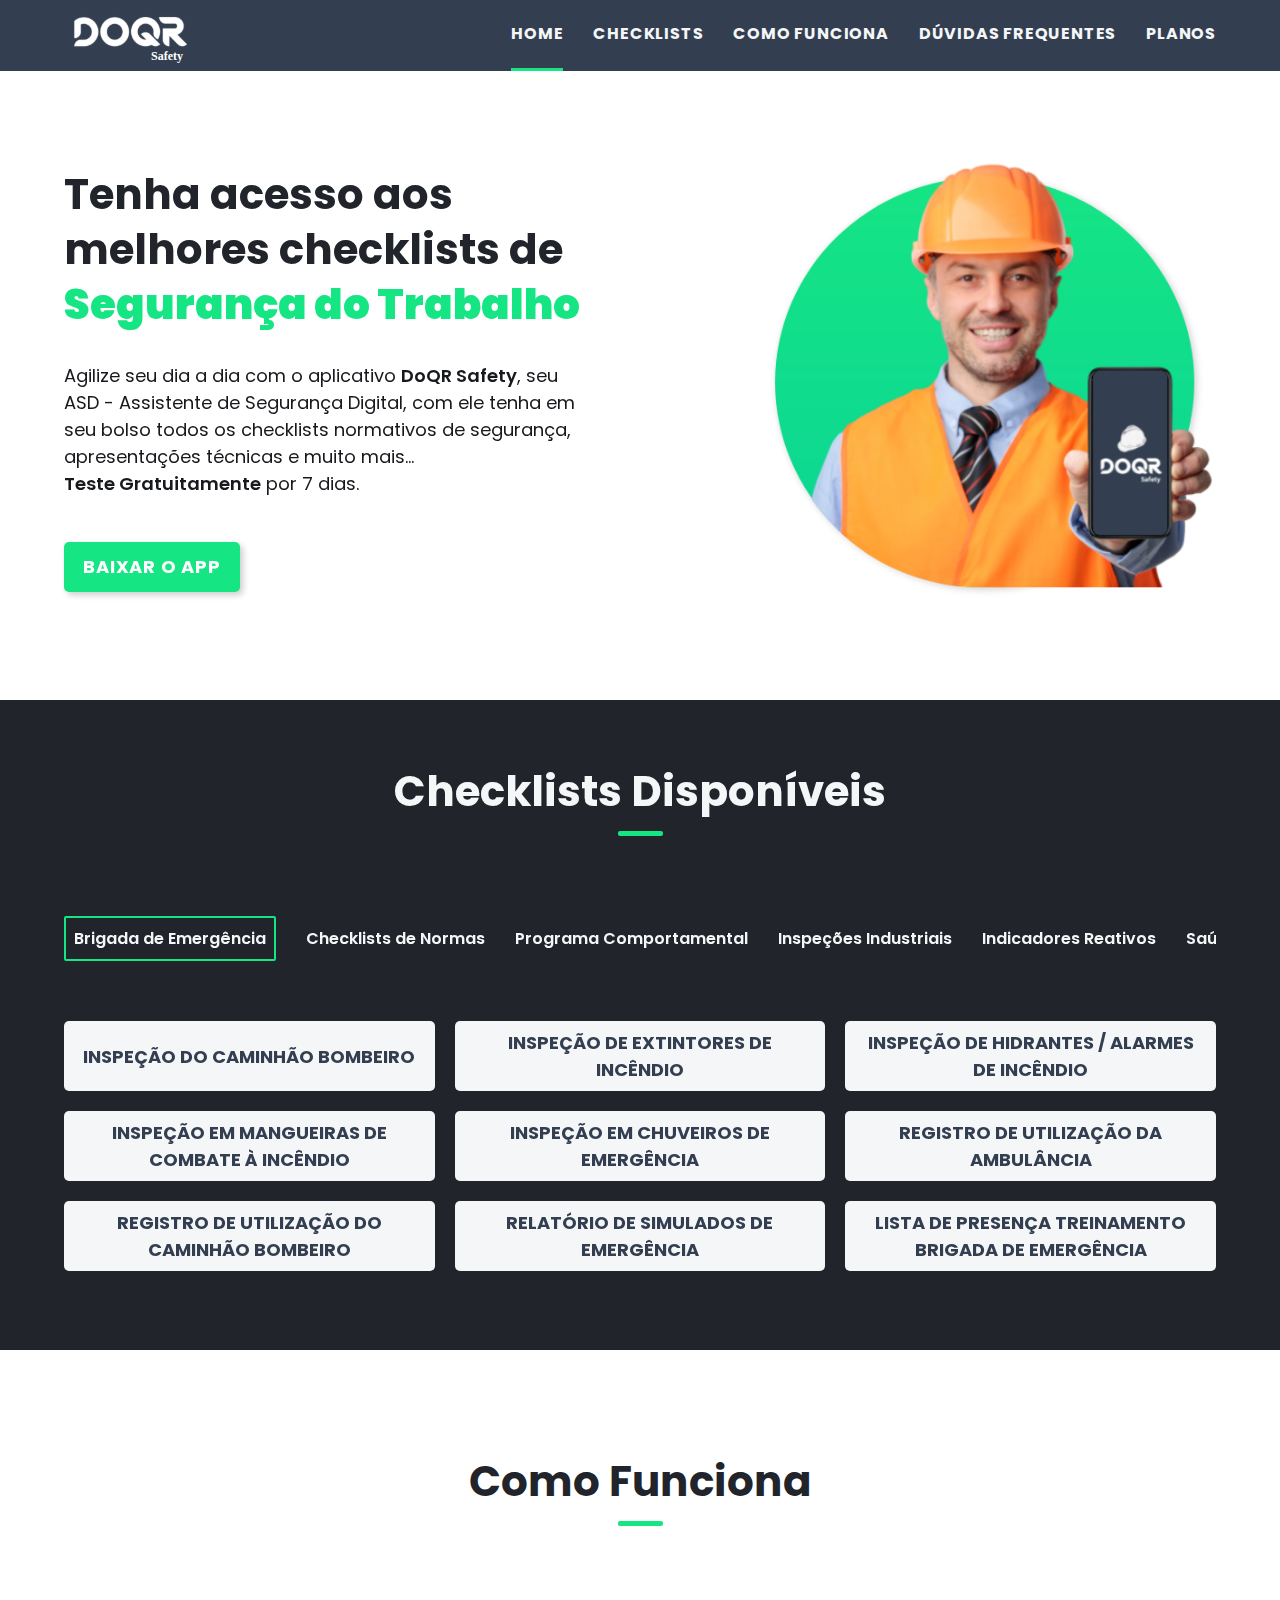
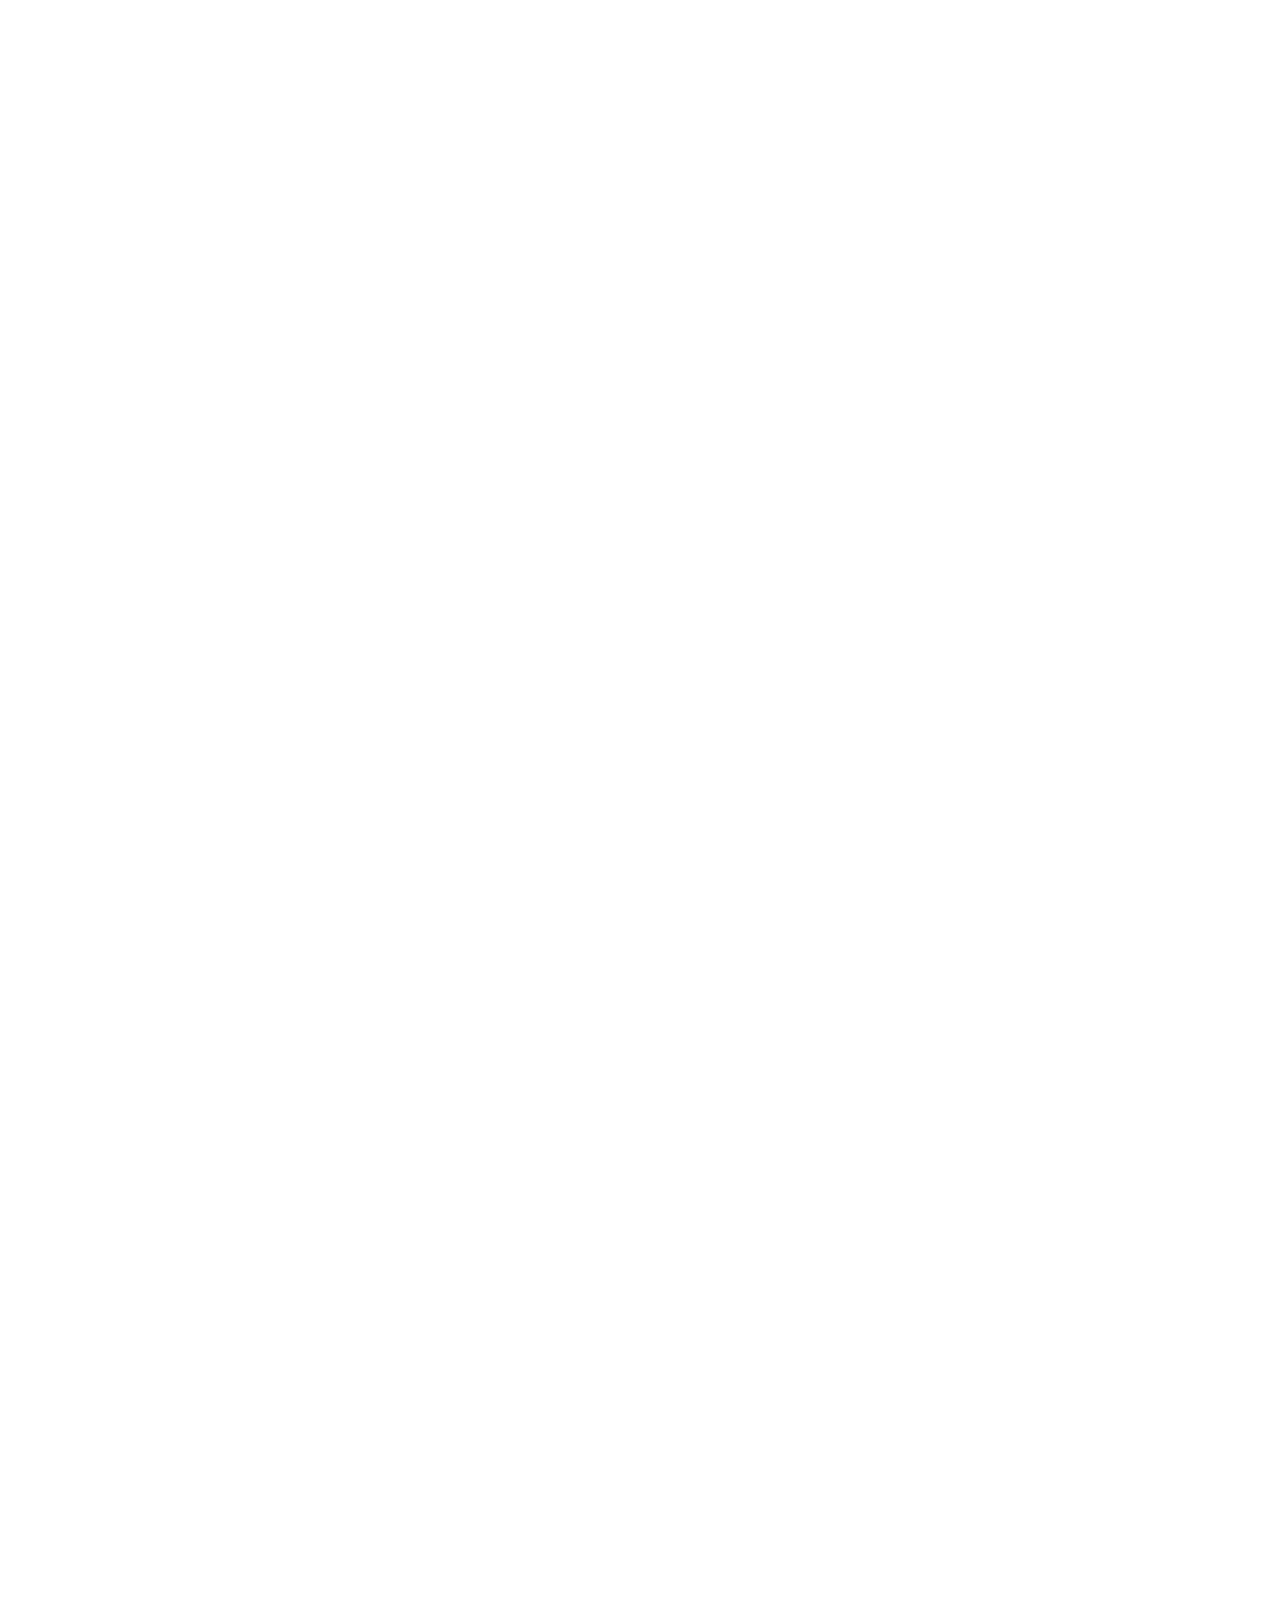
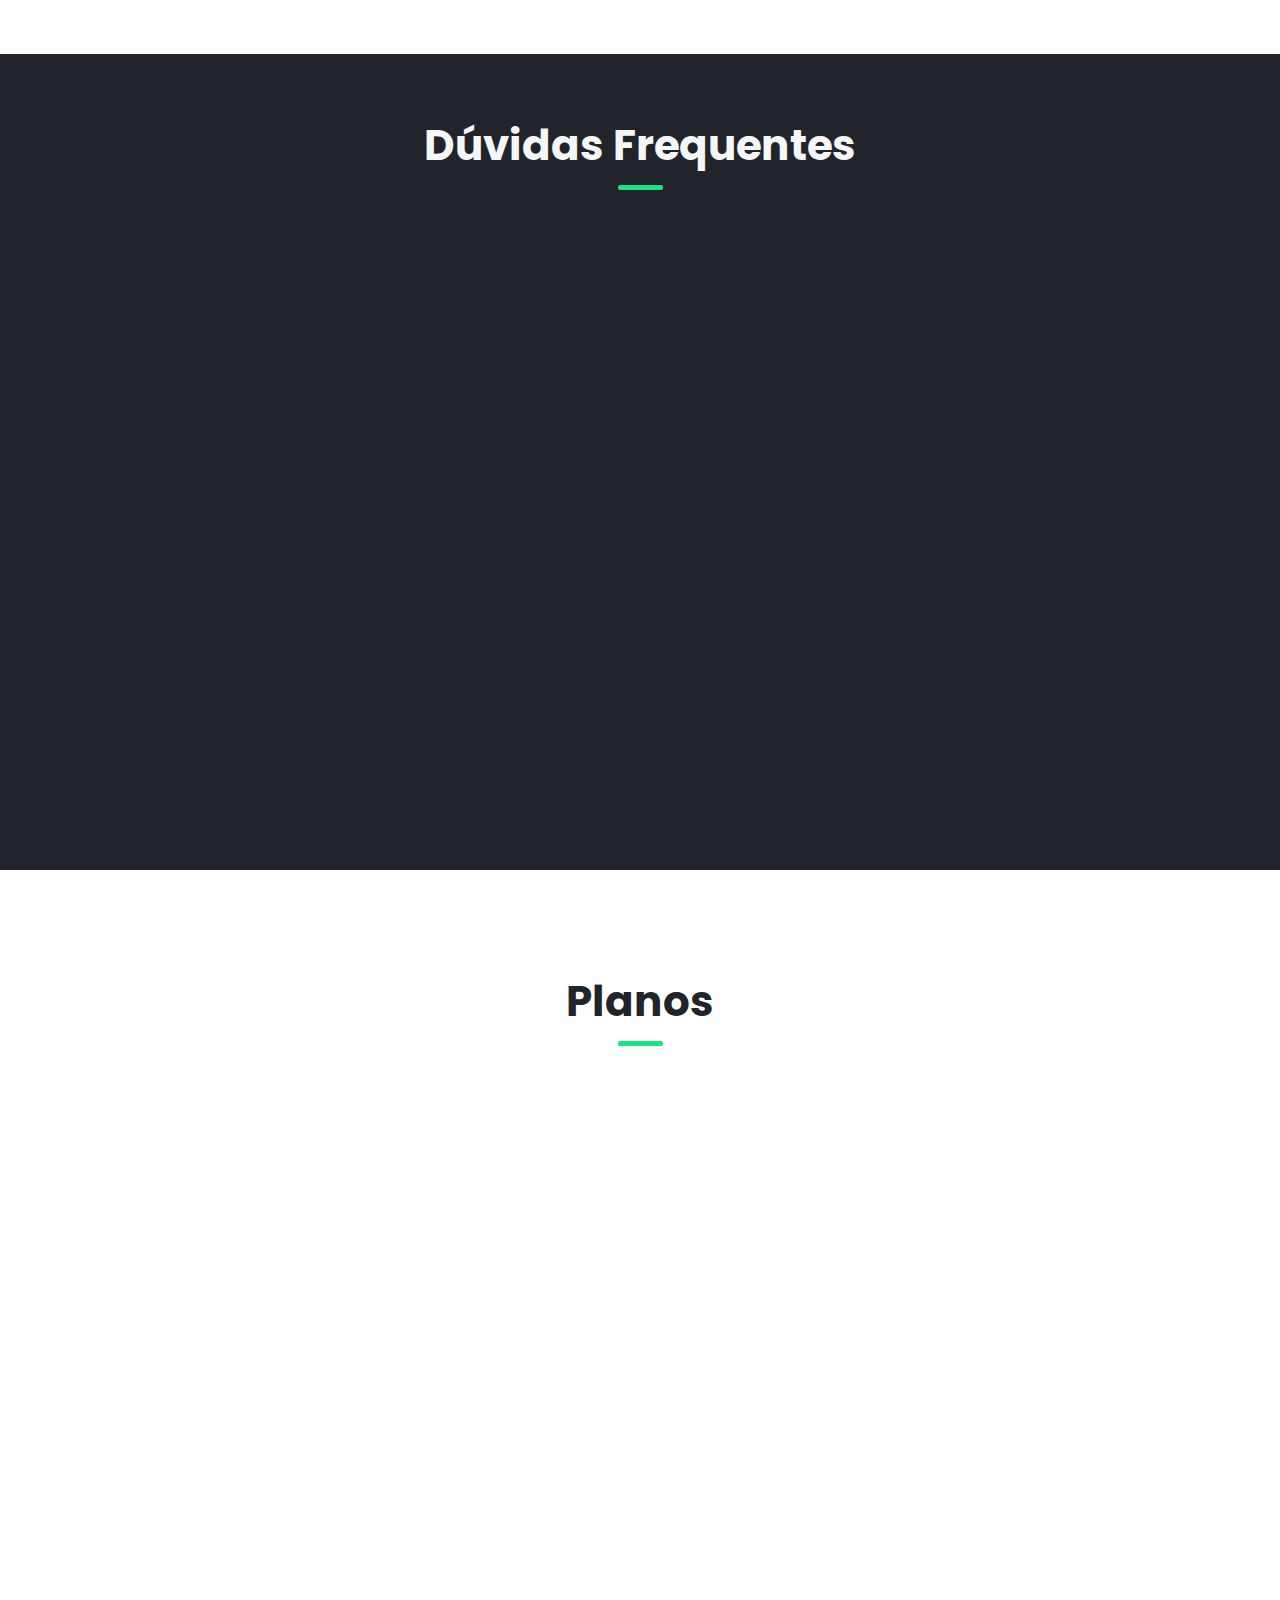
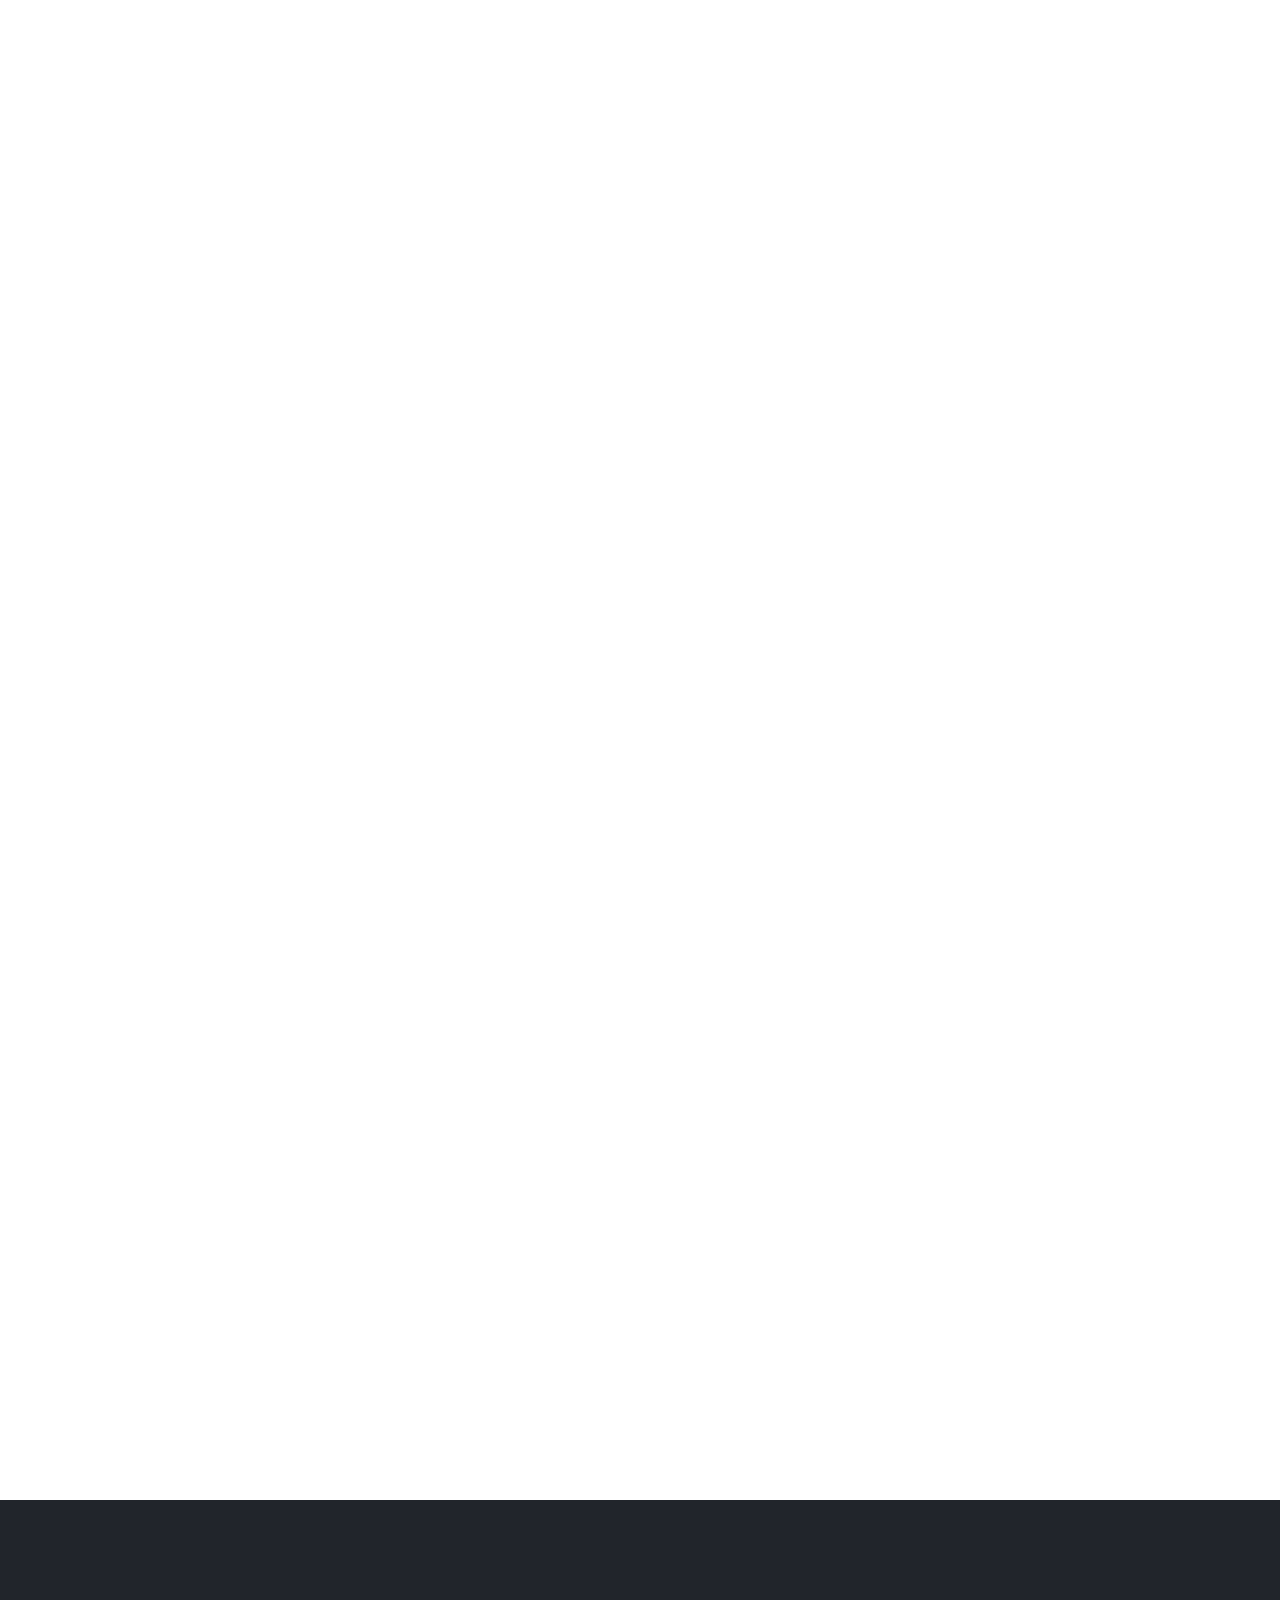
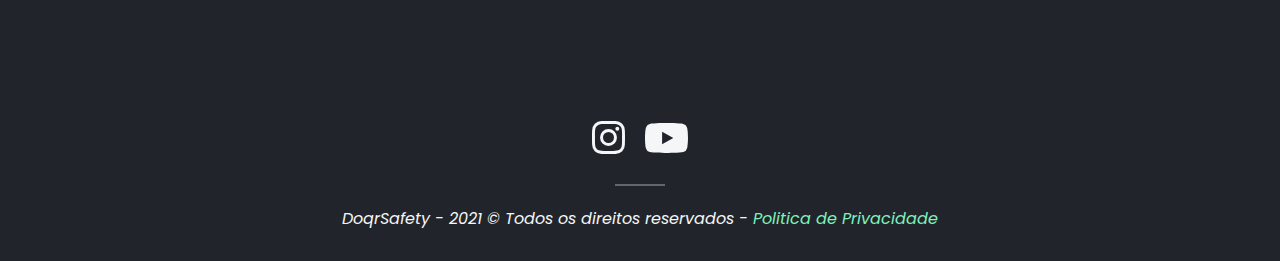
<file: index.html>
<!DOCTYPE html>
<html lang="pt-BR">
  <head>
    <meta charset="UTF-8" />
    <meta http-equiv="X-UA-Compatible" content="IE=edge" />
    <meta name="viewport" content="width=device-width, initial-scale=1.0" />
    <meta
      name="description"
      content="Aplicativo para celular que tem os melhores Checklists de Segurança do Trabalho"
    />
    <meta
      name="keywords"
      content="Checklists, segurança do trabalho, app segurança do trabalho, aplicativo de segurança do trabalho, 
      checklists de segurança do trabalho, formulários de segurança do trabalho"
    />
    <meta name="author" content="DoqrSafety" />

    <link rel="preconnect" href="https://fonts.googleapis.com" />
    <link rel="preconnect" href="https://fonts.gstatic.com" crossorigin />
    <link
      href="https://fonts.googleapis.com/css2?family=Poppins:ital,wght@0,400;0,600;0,700;1,400&display=swap"
      rel="stylesheet"
    />

    <link rel="shortcut icon" href="favicon.png" type="image/x-icon" />
    <link rel="stylesheet" href="style.css" />
    <title>DoqrSafety | Checklists de Segurança do Trabalho</title>
  </head>
  <body>
    <header class="header">
      <div class="mainContainer menu">
        <a href="#home">
          <img
            src="./assets/logoDoqrSafety.svg"
            alt="Logo DoqrSafety"
            href="#home"
            class="logo"
          />
        </a>

        <nav class="menuMobile">
          <button class="btnMenuMobile" aria-haspopup="true">
            Menu
            <span class="iconHamburguer"></span>
          </button>

          <ul>
            <li class="home"><a href="#home">Home</a></li>
            <li class="checklists"><a href="#checklists">Checklists</a></li>
            <li class="comoFunciona">
              <a href="#comoFunciona">Como Funciona</a>
            </li>
            <li class="faq"><a href="#faq">Dúvidas Frequentes</a></li>
            <li class="planos"><a href="#planos">Planos</a></li>
          </ul>
        </nav>
      </div>
    </header>

    <main class="mainContainer" id="home" data-section>
      <div class="homeContent" data-anime="left">
        <h1>
          Tenha acesso aos melhores checklists de
          <strong>Segurança do Trabalho</strong>
        </h1>
        <p>
          Agilize seu dia a dia com o aplicativo <span>DoQR Safety</span>, seu
          ASD - Assistente de Segurança Digital, com ele tenha em seu bolso
          todos os checklists normativos de segurança, apresentações técnicas e
          muito mais... <br />
          <span>Teste Gratuitamente</span> por 7 dias.
        </p>
        <button class="mainButton" data-btnModal>Baixar o APP</button>
      </div>

      <img
        src="./assets/tecnicoPrincipalComfundo.png"
        alt="Engenheiro de segurança do trabalho segurando um Celular com o app DoqrSafety"
        data-anime="right"
      />
    </main>

    <section id="checklists" data-section>
      <div class="mainContainer" data-anime="top">
        <h2 class="titleWhite">Checklists Disponíveis</h2>

        <ul class="checklistListaTitle">
          <li>Brigada de Emergência</li>
          <li>Checklists de Normas</li>
          <li>Programa Comportamental</li>
          <li>Inspeções Industriais</li>
          <li>Indicadores Reativos</li>
          <li>Saúde</li>
          <li>Ficha de EPIs</li>
          <li>Auditoria 5s</li>
        </ul>

        <ul class="checklistsListaContent">
          <li>INSPEÇÃO do caminhão bombeiro</li>
          <li>INSPEÇÃO DE EXTINTORES DE INCÊNDIO</li>
          <li>INSPEÇÃO DE HIDRANTES / ALARMES DE INCÊNDIO</li>
          <li>INSPEÇÃO EM MANGUEIRAS DE COMBATE À INCÊNDIO</li>
          <li>INSPEÇÃO EM CHUVEIROS DE EMERGÊNCIA</li>
          <li>REGISTRO DE UTILIZAÇÃO DA AMBULÂNCIA</li>
          <li>REGISTRO DE UTILIZAÇÃO DO CAMINHÃO BOMBEIRO</li>
          <li>RELATÓRIO DE SIMULADOS DE EMERGÊNCIA</li>
          <li>LISTA DE PRESENÇA TREINAMENTO BRIGADA DE EMERGÊNCIA</li>
        </ul>
        <ul class="checklistsListaContent">
          <li>NR10 - SEGURANÇA EM INSTALAÇÕES E SERVIÇOS EM ELETRICIDADE</li>
          <li>NR-12 - SEGURANÇA NO TRABALHO EM MÁQUINAS E EQUIPAMENTOS</li>
          <li>NR-13 - CALDEIRAS E VASOS DE PRESSÃO</li>
          <li>NR-17 - ERGONOMIA</li>
          <li>NR-31 - SEGURANÇA E SAÚDE DO TRABALHO NO CAMPO</li>
        </ul>
        <ul class="checklistsListaContent">
          <li>DDS DIGITAL</li>
          <li>ABORDAGENS COMPORTAMENTAIS</li>
          <li>SAFETY TOUR</li>
          <li>
            INSPEÇÕES EM FERRAMENTAS
            <small>(LIXADEIRA, MÁQUINA DE SOLDA, CINTO DE SEGURANÇA)</small>
          </li>
        </ul>
        <ul class="checklistsListaContent">
          <li>AUDITORIA NORMATIVA INDUSTRIAL</li>
          <li>AUDITORIA NORMATIVA AGRÍCOLA</li>
          <li>LIBERAÇÃO DE TRABALHO DE RISCO</li>
          <li>APR - ANÁLISE PRELIMINAR DE RISCO</li>
        </ul>
        <ul class="checklistsListaContent">
          <li>COMUNICAÇÃO DE INCIDENTES</li>
          <li>INVESTIGAÇÃO DE ACIDENTES</li>
        </ul>
        <ul class="checklistsListaContent">
          <li>REGISTRO DE VACINAS DOS COLABORADORES</li>
          <li>ACOMPANHAMENTO DE COVID-19</li>
          <li>ABSENTEÍSMO</li>
          <li>BAFÔMETRO</li>
          <li>ACOMPANHAMENTO DE SAÚDE DO TRABALHADOR</li>
        </ul>
        <ul class="checklistsListaContent">
          <li>REGISTRO DE ENTREGA DE EPIS</li>
        </ul>
        <ul class="checklistsListaContent">
          <li>CHECKLIST DE AUDITORIA DE 5S</li>
        </ul>
      </div>
    </section>

    <section class="mainContainer" id="comoFunciona" data-section>
      <h2 class="titleBlack">Como Funciona</h2>

      <div class="comoFuncionaWrapper">
        <div class="comoFuncionaContent" data-anime="left">
          <img
            src="./assets/ilustracaoRealizeInspecao.svg"
            alt="Celular com um checklists de extintor de incendio com um homem olhando"
          />
          <div class="comoFuncionaText">
            <span>Olha que fantástico!</span>
            <h3>Realize Inspeções de forma Digital</h3>
            <p>
              Selecione, entre as dezenas de checklists disponíveis, os que
              deseja preencher e responda-o através do seu celular, desfrutando
              das funcionalidades de registro fotográfico das não conformidades,
              possibilidade de assinatura na tela do smartphone, e muito mais.
            </p>
          </div>
        </div>

        <div class="comoFuncionaContent" data-anime="right">
          <div class="comoFuncionaText">
            <span>Recurso sensacional!</span>
            <h3>Documentos de Segurança</h3>
            <p>
              Tenha na palma da mão documentos essenciais relacionados a
              segurança do trabalho como: Normas de segurança, Apresentações
              Técnicas, Planilhas de Controles, entre outros.
            </p>
          </div>
          <img
            src="./assets/ilustracaoResponda.svg"
            alt="Celular com uma seta para baixo e um homem esperando"
          />
        </div>

        <div class="comoFuncionaContent" data-anime="left">
          <img
            src="./assets/ilustracaoExportarCheck.svg"
            alt="Celular com uma seta para baixo e um homem esperando"
          />
          <div class="comoFuncionaText">
            <span>Veja como é Incrível!</span>
            <h3>Exporte e Compartilhe Inspeções Realizadas</h3>
            <p>
              Através da plataforma web, Exporte em Excel ou PDF os checklists
              respondidos ou compartilhe-os pelo whatsapp, e-mail ou como
              quiser!
            </p>
            <button data-btnModal>
              Testar por 7 dias Grátis
              <img src="./assets/iconSetaLink.svg" alt="Icone de uma Seta" />
            </button>
          </div>
        </div>
      </div>
    </section>

    <section id="faq" data-section>
      <div class="mainContainer">
        <h2 class="titleWhite">Dúvidas Frequentes</h2>

        <dl class="faqLista" data-anime="top">
          <dt>
            <span>Como acessar o app?</span>
            <img src="./assets/IconSetaFaq.svg" alt="Icone de seta" />
          </dt>
          <dd>
            Após escolhido o plano, baixe o DoQR Safety na googlePlay ou App
            Store, crie uma conta e tenha acesso à experiências incríveis com o
            seu Assistente de Segurança Digital.
          </dd>

          <dt>
            <span>O DoQR Safety é pra mim?</span>
            <img src="./assets/IconSetaFaq.svg" alt="Icone de seta" />
          </dt>
          <dd>
            O DoQR Safety é um aplicativo direcionado a profissionais do ramo de
            segurança do trabalho (técnicos, engenheiros, coordenadores,
            gerentes), os quais possuem uma rotina de trabalho cheia de
            atribuições e que deseja FACILITAR, MELHORAR e AGILIZAR o seu dia a
            dia modernizando a forma de trabalhar.
          </dd>

          <dt>
            <span
              >Posso testar com o plano FREE sem colocar Cartão de
              crédito?</span
            >
            <img src="./assets/IconSetaFaq.svg" alt="Icone de seta" />
          </dt>
          <dd>
            Com certeza! Usufrua ao máximo de todos os recursos disponíveis no
            APP e teha uma experiência incrível!
          </dd>
          <dt>
            <span>Os checklists podem ser modificados?</span>
            <img src="./assets/IconSetaFaq.svg" alt="Icone de seta" />
          </dt>
          <dd>
            O seu ASD - Assistente de Segurança Digital possui formulários
            completos para cada tema da sua rotina diária, mas caso exista a
            necessidade da personalização de seus formulários, clique aqui e
            fale conosco.
          </dd>
          <dt>
            <span>E se eu não encontrar o checklist que procuro?</span>
            <img src="./assets/IconSetaFaq.svg" alt="Icone de seta" />
          </dt>
          <dd>
            Não se sinta excluido, clique aqui e envie o formulário que deseja
            que iremos analisar e incluí-lo na plataforma! Aah, e não se
            preocupe, quando o checklist for inserido na plataforma, nós
            notificaremos você via e-mail.
          </dd>
          <dt>
            <span>Posso cancelar a qualquer momento?</span>
            <img src="./assets/IconSetaFaq.svg" alt="Icone de seta" />
          </dt>
          <dd>
            Se o aplicativo deixar de fazer sentido no seu dia a dia, é só
            cancelar sua inscrição.
          </dd>
        </dl>
      </div>
    </section>

    <section class="mainContainer" id="planos" data-section>
      <h2 class="titleBlack">Planos</h2>

      <div class="escolhaSeuPlano" data-anime="left">
        <p class="escolhaSeuPlanoTitle">Escolha seu Plano</p>
        <div>
          <h3>FREE</h3>
          <hr />
          <h4>R$ 0,00<span>/7dias</span></h4>
          <hr />
          <button class="mainButton" data-btnModal>Iniciar</button>
        </div>
        <div>
          <h3>BASIC</h3>
          <hr />
          <h4>R$ 19,90<span>/mês</span></h4>
          <hr />
          <a href="#" target="_blank" class="mainButton">Comprar</a>
        </div>
        <div>
          <span class="recommended">Recomendado</span>
          <h3>PLUS</h3>
          <hr />
          <h4>R$ 49,90<span>/mês</span></h4>
          <hr />
          <a href="#" target="_blank" class="mainButton">Comprar</a>
        </div>
        <div>
          <h3>PREMIUM</h3>
          <hr />
          <h4>R$ 99,90<span>/mês</span></h4>
          <hr />
          <a href="#" target="_blank" class="mainButton">Comprar</a>
        </div>
      </div>

      <div class="tableContainer" data-anime="right">
        <table class="formulariosTable tableDefault">
          <thead>
            <tr>
              <th>FORMULÁRIOS</th>
              <th>Free</th>
              <th>Basic</th>
              <th>Plus</th>
              <th>Premium</th>
            </tr>
          </thead>

          <tbody>
            <tr>
              <td>
                <span>Brigada de Emergência</span>
                <p>
                  INSPEÇÃO DO CAMINHÃO BOMBEIRO, EXTINTORES, HIDRANTES / ALARMES
                  DE INCÊNDIO...
                </p>
              </td>
              <td>
                <img src="./assets//IconCheck.svg" alt="Icone Check(incluso)" />
              </td>
              <td>
                <img src="./assets//IconCheck.svg" alt="Icone Check(incluso)" />
              </td>
              <td>
                <img src="./assets//IconCheck.svg" alt="Icone Check(incluso)" />
              </td>
              <td>
                <img src="./assets//IconCheck.svg" alt="Icone Check(incluso)" />
              </td>
            </tr>
            <tr>
              <td>
                <span>Saúde</span>
                <p>
                  REGISTRO DE VACINAS DOS COLABORADORES, ACOMPANHAMENTO DE
                  COVID-19, ABSENTEÍSMO...
                </p>
              </td>
              <td>
                <img src="./assets//IconCheck.svg" alt="Icone Check(incluso)" />
              </td>
              <td>
                <img src="./assets//IconCheck.svg" alt="Icone Check(incluso)" />
              </td>
              <td>
                <img src="./assets//IconCheck.svg" alt="Icone Check(incluso)" />
              </td>
              <td>
                <img src="./assets//IconCheck.svg" alt="Icone Check(incluso)" />
              </td>
            </tr>
            <tr>
              <td>
                <span>Ficha de EPIs</span>
                <p>REGISTRO DE ENTREGA DE EPIS</p>
              </td>
              <td>
                <img src="./assets//IconCheck.svg" alt="Icone Check(incluso)" />
              </td>
              <td>
                <img src="./assets//IconCheck.svg" alt="Icone Check(incluso)" />
              </td>
              <td>
                <img src="./assets//IconCheck.svg" alt="Icone Check(incluso)" />
              </td>
              <td>
                <img src="./assets//IconCheck.svg" alt="Icone Check(incluso)" />
              </td>
            </tr>
            <tr>
              <td>
                <span>Programa Comportamental</span>
                <p>
                  DDS DIGITAL, ABORDAGENS COMPORTAMENTAIS, Safety TOUR,
                  INSPEÇÕES EM FERRAMENTAS.
                </p>
              </td>
              <td>
                <img src="./assets//IconCheck.svg" alt="Icone Check(incluso)" />
              </td>
              <td>
                <img src="./assets//IconX.svg" alt="Icone X(não incluso)" />
              </td>
              <td>
                <img src="./assets//IconCheck.svg" alt="Icone Check(incluso)" />
              </td>
              <td>
                <img src="./assets//IconCheck.svg" alt="Icone Check(incluso)" />
              </td>
            </tr>
            <tr>
              <td>
                <span>Indicadores Reativos</span>
                <p>COMUNICAÇÃO DE INCIDENTES, INVESTIGAÇÃO DE ACIDENTES</p>
              </td>
              <td>
                <img src="./assets//IconCheck.svg" alt="Icone Check(incluso)" />
              </td>
              <td>
                <img src="./assets//IconX.svg" alt="Icone X(não incluso)" />
              </td>
              <td>
                <img src="./assets//IconCheck.svg" alt="Icone Check(incluso)" />
              </td>
              <td>
                <img src="./assets//IconCheck.svg" alt="Icone Check(incluso)" />
              </td>
            </tr>
            <tr>
              <td>
                <span>Auditoria 5s</span>
                <p>CHECKLIST DE AUDITORIA DE 5S</p>
              </td>
              <td>
                <img src="./assets//IconCheck.svg" alt="Icone Check(incluso)" />
              </td>
              <td>
                <img src="./assets//IconX.svg" alt="Icone X(não incluso)" />
              </td>
              <td>
                <img src="./assets//IconCheck.svg" alt="Icone Check(incluso)" />
              </td>
              <td>
                <img src="./assets//IconCheck.svg" alt="Icone Check(incluso)" />
              </td>
            </tr>
            <tr>
              <td>
                <span>Checklist de Normas</span>
                <p>NR-10, NR-12, NR-13, NR-17, NR-31</p>
              </td>
              <td>
                <img src="./assets//IconCheck.svg" alt="Icone Check(incluso)" />
              </td>
              <td>
                <img src="./assets//IconX.svg" alt="Icone X(não incluso)" />
              </td>
              <td>
                <img src="./assets//IconX.svg" alt="Icone X(não incluso)" />
              </td>
              <td>
                <img src="./assets//IconCheck.svg" alt="Icone Check(incluso)" />
              </td>
            </tr>
            <tr>
              <td>
                <span>Inspeções Industriais</span>
                <p>
                  AUDITORIA NORMATIVA INDUSTRIAL e Agrícola, LIBERAÇÃO DE
                  TRABALHO DE RISCO, ANÁLISE PRELIMINAR...
                </p>
              </td>
              <td>
                <img src="./assets//IconCheck.svg" alt="Icone Check(incluso)" />
              </td>
              <td>
                <img src="./assets//IconX.svg" alt="Icone X(não incluso)" />
              </td>
              <td>
                <img src="./assets//IconX.svg" alt="Icone X(não incluso)" />
              </td>
              <td>
                <img src="./assets//IconCheck.svg" alt="Icone Check(incluso)" />
              </td>
            </tr>
          </tbody>
        </table>
      </div>

      <div class="tableContainer" data-anime="left">
        <table class="documentosTable tableDefault">
          <thead>
            <tr>
              <th>DOCUMENTOS</th>
              <th>Free</th>
              <th>Basic</th>
              <th>Plus</th>
              <th>Premium</th>
            </tr>
          </thead>
          <tbody>
            <tr>
              <td>
                <span>NRs</span>
                <p>Normas regulamentadoras</p>
              </td>
              <td>
                <img src="./assets//IconCheck.svg" alt="Icone Check(incluso)" />
              </td>
              <td>
                <img src="./assets//IconCheck.svg" alt="Icone Check(incluso)" />
              </td>
              <td>
                <img src="./assets//IconCheck.svg" alt="Icone Check(incluso)" />
              </td>
              <td>
                <img src="./assets//IconCheck.svg" alt="Icone Check(incluso)" />
              </td>
            </tr>
            <tr>
              <td>
                <span>NHO</span>
                <p>Normas de Higiene Ocupacional</p>
              </td>
              <td>
                <img src="./assets//IconCheck.svg" alt="Icone Check(incluso)" />
              </td>
              <td>
                <img src="./assets//IconX.svg" alt="Icone X(não incluso)" />
              </td>
              <td>
                <img src="./assets//IconCheck.svg" alt="Icone Check(incluso)" />
              </td>
              <td>
                <img src="./assets//IconCheck.svg" alt="Icone Check(incluso)" />
              </td>
            </tr>
            <tr>
              <td>
                <span>IT</span>
                <p>Instrução de Trabalho</p>
              </td>
              <td>
                <img src="./assets//IconCheck.svg" alt="Icone Check(incluso)" />
              </td>
              <td>
                <img src="./assets//IconX.svg" alt="Icone X(não incluso)" />
              </td>
              <td>
                <img src="./assets//IconCheck.svg" alt="Icone Check(incluso)" />
              </td>
              <td>
                <img src="./assets//IconCheck.svg" alt="Icone Check(incluso)" />
              </td>
            </tr>
            <tr>
              <td>
                <span>Vídeos de segurança</span>
                <p>Vídeos voltados a segurança do trabalho</p>
              </td>
              <td>
                <img src="./assets//IconCheck.svg" alt="Icone Check(incluso)" />
              </td>
              <td>
                <img src="./assets//IconX.svg" alt="Icone X(não incluso)" />
              </td>
              <td>
                <img src="./assets//IconCheck.svg" alt="Icone Check(incluso)" />
              </td>
              <td>
                <img src="./assets//IconCheck.svg" alt="Icone Check(incluso)" />
              </td>
            </tr>
            <tr>
              <td>
                <span>Apresentações técnicas</span>
                <p>Apresentações de segurança</p>
              </td>
              <td>
                <img src="./assets//IconCheck.svg" alt="Icone Check(incluso)" />
              </td>
              <td>
                <img src="./assets//IconX.svg" alt="Icone X(não incluso)" />
              </td>
              <td>
                <img src="./assets//IconX.svg" alt="Icone X(não incluso)" />
              </td>
              <td>
                <img src="./assets//IconCheck.svg" alt="Icone Check(incluso)" />
              </td>
            </tr>
            <tr>
              <td>
                <span>Planilhas de gerenciamento</span>
                <p>Planilhas de gerenciamento em excel</p>
              </td>
              <td>
                <img src="./assets//IconCheck.svg" alt="Icone Check(incluso)" />
              </td>
              <td>
                <img src="./assets//IconX.svg" alt="Icone X(não incluso)" />
              </td>
              <td>
                <img src="./assets//IconX.svg" alt="Icone X(não incluso)" />
              </td>
              <td>
                <img src="./assets//IconCheck.svg" alt="Icone Check(incluso)" />
              </td>
            </tr>
          </tbody>
        </table>
      </div>
    </section>

    <footer class="footer">
      <a href="#">
        <img
          src="./assets/logoDoqrSafety.svg"
          alt="Logo DoqrSafety"
          class="logo"
          data-anime="top"
        />
      </a>

      <div class="btnsDownloadFooter" data-anime="top">
        <a href="#">
          <img src="./assets/iconApple.svg" alt="Logo da Apple" />
          <span>Download na <strong>App Store</strong></span>
        </a>
        <a href="#">
          <img src="./assets/iconGooglePlay.svg" alt="Logo da Google Play" />
          <span>Download na <strong>Google Play</strong></span>
        </a>
      </div>

      <ul class="social">
        <li>
          <a href="#" target="_blank">
            <img src="./assets/IconInsta.svg" alt="Icone do Instagram" />
          </a>
        </li>
        <li>
          <a href="#" target="_blank">
            <img src="./assets/IconYT.svg" alt="Icone do youtube" />
          </a>
        </li>
      </ul>

      <p>
        DoqrSafety - 2021 © Todos os direitos reservados -
        <a target="_blank" href="politicas.html" class="politicas"
          >Politica de Privacidade</a
        >
      </p>
    </footer>

    <section class="modalContainer">
      <div class="modal">
        <button class="btnCloseModal">X</button>
        <div class="topModal">
          <img
            src="./assets/ilustracaoModal.svg"
            alt="ilustração com gestores de segurança conversando"
          />
        </div>
        <div class="modalContent">
          <h3>Baixe o DoQR Safety e teste Gratuitamente por 7 dias</h3>
          <p>Fazer o Download na:</p>
          <div class="ctaModal">
            <a href="#">
              <img src="./assets/iconApple.svg" alt="App Store" />
              App Store
            </a>
            <span>ou</span>
            <a href="#">
              <img src="./assets/iconGooglePlay.svg" alt="Google play" />
              Google Play
            </a>
          </div>
        </div>
      </div>
    </section>

    <div class="cookies" data-anime="left">
      <p>
        Nossa plataforma utiliza cookies 🍪 para garantir que você tenha a
        melhor experiência . Se quiser saber mais, basta acessar nossa
        <a target="_blank" href="politicas.html">Politica de Privacidade</a>
      </p>
      <button>Entendido</button>
    </div>

    <script type="module" src="./js/script.js"></script>
  </body>
</html>
</file>
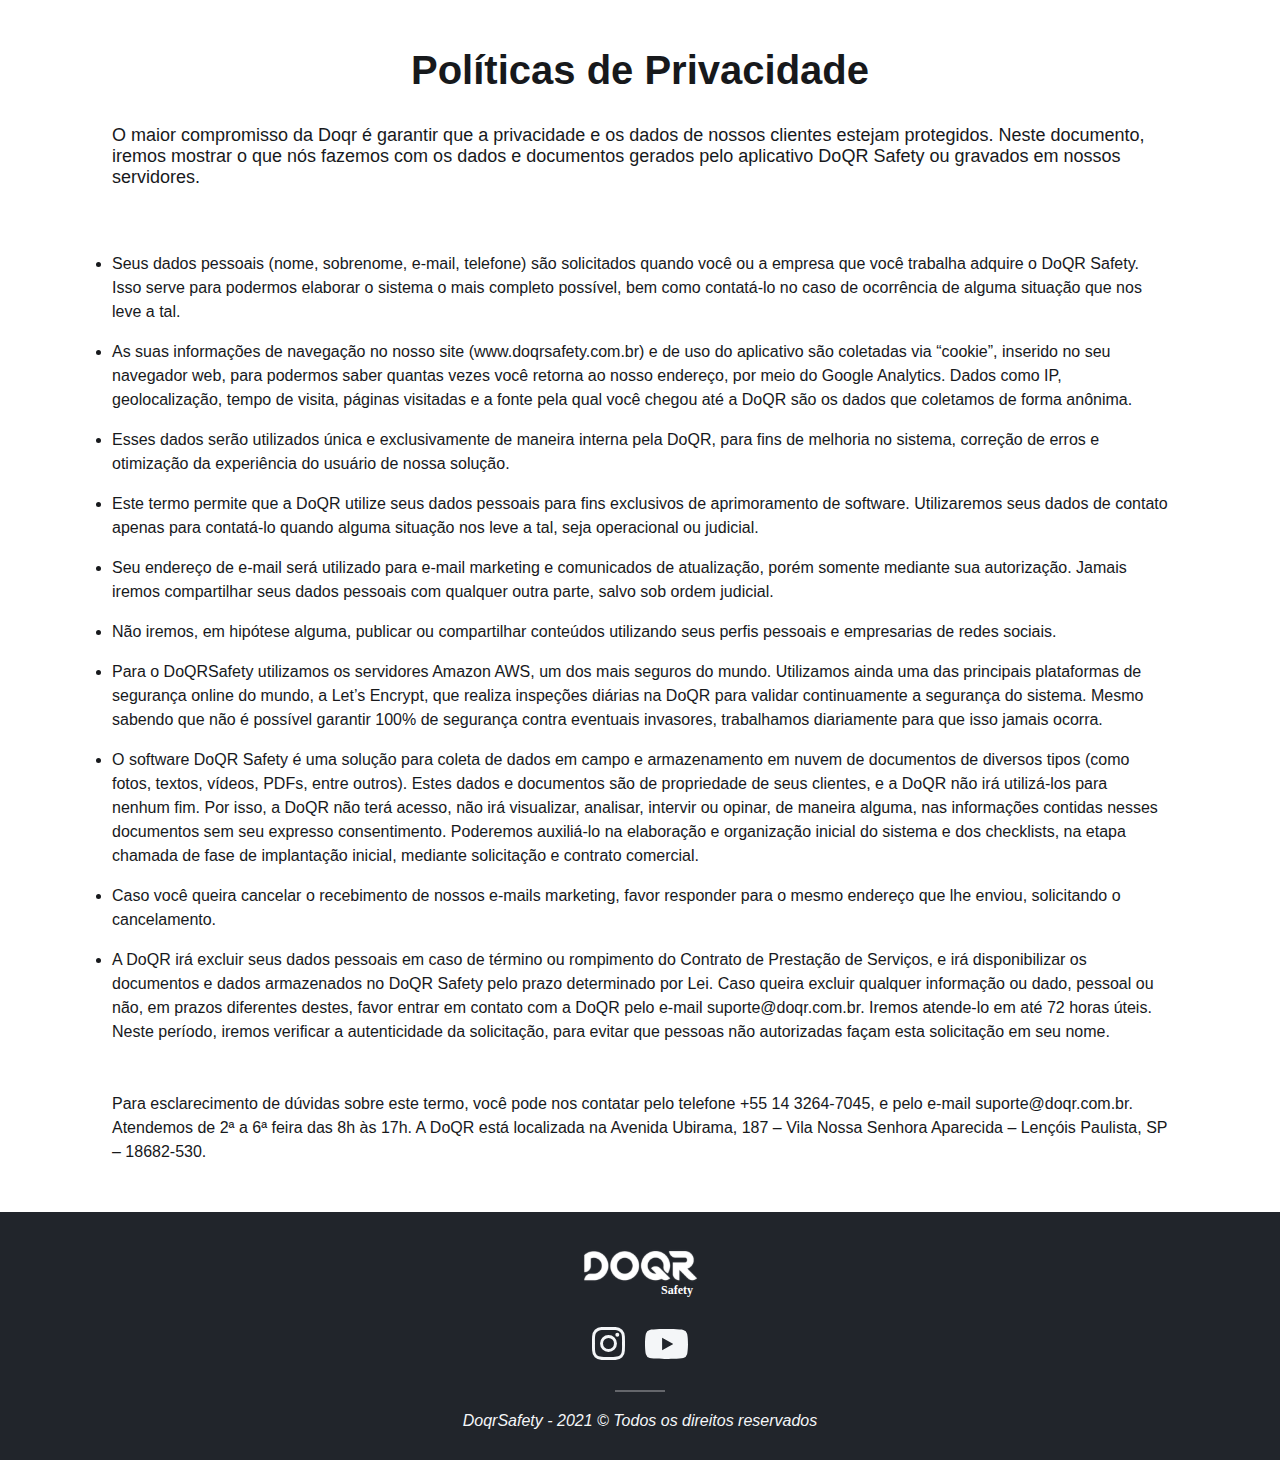
<file: politicas.html>
<!DOCTYPE html>
<html lang="pt-BR">
  <head>
    <meta charset="UTF-8" />
    <meta http-equiv="X-UA-Compatible" content="IE=edge" />
    <meta name="viewport" content="width=device-width, initial-scale=1.0" />
    <link rel="stylesheet" href="style.css" />
    <title>Politica de Privacidade</title>
  </head>
  <body>
    <main class="mainContainer politicasPrivacidade">
      <h2>Políticas de Privacidade</h2>
      <h3>
        O maior compromisso da Doqr é garantir que a privacidade e os dados de
        nossos clientes estejam protegidos. Neste documento, iremos mostrar o
        que nós fazemos com os dados e documentos gerados pelo aplicativo DoQR
        Safety ou gravados em nossos servidores.
      </h3>

      <ul>
        <li>
          <p>
            Seus dados pessoais (nome, sobrenome, e-mail, telefone) são
            solicitados quando você ou a empresa que você trabalha adquire o
            DoQR Safety. Isso serve para podermos elaborar o sistema o mais
            completo possível, bem como contatá-lo no caso de ocorrência de
            alguma situação que nos leve a tal.
          </p>
        </li>
        <li>
          <p>
            As suas informações de navegação no nosso site
            (www.doqrsafety.com.br) e de uso do aplicativo são coletadas via
            “cookie”, inserido no seu navegador web, para podermos saber quantas
            vezes você retorna ao nosso endereço, por meio do Google Analytics.
            Dados como IP, geolocalização, tempo de visita, páginas visitadas e
            a fonte pela qual você chegou até a DoQR são os dados que coletamos
            de forma anônima.
          </p>
        </li>
        <li>
          <p>
            Esses dados serão utilizados única e exclusivamente de maneira
            interna pela DoQR, para fins de melhoria no sistema, correção de
            erros e otimização da experiência do usuário de nossa solução.
          </p>
        </li>
        <li>
          <p>
            Este termo permite que a DoQR utilize seus dados pessoais para fins
            exclusivos de aprimoramento de software. Utilizaremos seus dados de
            contato apenas para contatá-lo quando alguma situação nos leve a
            tal, seja operacional ou judicial.
          </p>
        </li>
        <li>
          <p>
            Seu endereço de e-mail será utilizado para e-mail marketing e
            comunicados de atualização, porém somente mediante sua autorização.
            Jamais iremos compartilhar seus dados pessoais com qualquer outra
            parte, salvo sob ordem judicial.
          </p>
        </li>
        <li>
          <p>
            Não iremos, em hipótese alguma, publicar ou compartilhar conteúdos
            utilizando seus perfis pessoais e empresarias de redes sociais.
          </p>
        </li>
        <li>
          <p>
            Para o DoQRSafety utilizamos os servidores Amazon AWS, um dos mais
            seguros do mundo. Utilizamos ainda uma das principais plataformas de
            segurança online do mundo, a Let’s Encrypt, que realiza inspeções
            diárias na DoQR para validar continuamente a segurança do sistema.
            Mesmo sabendo que não é possível garantir 100% de segurança contra
            eventuais invasores, trabalhamos diariamente para que isso jamais
            ocorra.
          </p>
        </li>
        <li>
          <p>
            O software DoQR Safety é uma solução para coleta de dados em campo e
            armazenamento em nuvem de documentos de diversos tipos (como fotos,
            textos, vídeos, PDFs, entre outros). Estes dados e documentos são de
            propriedade de seus clientes, e a DoQR não irá utilizá-los para
            nenhum fim. Por isso, a DoQR não terá acesso, não irá visualizar,
            analisar, intervir ou opinar, de maneira alguma, nas informações
            contidas nesses documentos sem seu expresso consentimento. Poderemos
            auxiliá-lo na elaboração e organização inicial do sistema e dos
            checklists, na etapa chamada de fase de implantação inicial,
            mediante solicitação e contrato comercial.
          </p>
        </li>
        <li>
          <p>
            Caso você queira cancelar o recebimento de nossos e-mails marketing,
            favor responder para o mesmo endereço que lhe enviou, solicitando o
            cancelamento.
          </p>
        </li>
        <li>
          <p>
            A DoQR irá excluir seus dados pessoais em caso de término ou
            rompimento do Contrato de Prestação de Serviços, e irá
            disponibilizar os documentos e dados armazenados no DoQR Safety pelo
            prazo determinado por Lei. Caso queira excluir qualquer informação
            ou dado, pessoal ou não, em prazos diferentes destes, favor entrar
            em contato com a DoQR pelo e-mail suporte@doqr.com.br. Iremos
            atende-lo em até 72 horas úteis. Neste período, iremos verificar a
            autenticidade da solicitação, para evitar que pessoas não
            autorizadas façam esta solicitação em seu nome.
          </p>
        </li>
      </ul>

      <span>
        Para esclarecimento de dúvidas sobre este termo, você pode nos contatar
        pelo telefone +55 14 3264-7045, e pelo e-mail suporte@doqr.com.br.
        Atendemos de 2ª a 6ª feira das 8h às 17h. A DoQR está localizada na
        Avenida Ubirama, 187 – Vila Nossa Senhora Aparecida – Lençóis Paulista,
        SP – 18682-530.
      </span>
    </main>

    <footer class="footer">
      <a href="/">
        <img
          src="./assets/logoDoqrSafety.svg"
          alt="Logo DoqrSafety"
          class="logo"
        />
      </a>

      <ul class="social">
        <li>
          <a
            href="#"
            target="_blank"
          >
            <img src="./assets/IconInsta.svg" alt="Icone do Instagram" />
          </a>
        </li>
        <li>
          <a
            href="#"
            target="_blank"
          >
            <img src="./assets/IconYT.svg" alt="Icone do youtube" />
          </a>
        </li>
      </ul>

      <p>DoqrSafety - 2021 © Todos os direitos reservados</p>
    </footer>
  </body>
</html>
</file>
<file: style.css>
/* GERAL */
* {
  margin: 0;
  padding: 0;
  box-sizing: border-box;
}

:root {
  --color-first: #16e584;
  --color-second: #21252b;
  --color-black: #17191c;
  --color-darkblue: #333f50;
  --color-white: #f4f6f8;
  --color-grey: #515254;
  --size-title: 2.625rem;
  --size-big-text: 2.25rem;
  --size-medium-text: 1.125rem;
}

body {
  overflow-x: hidden;
}

body,
button {
  font-family: "Poppins", sans-serif;
}

ul {
  list-style: none;
}

a {
  text-decoration: none;
  color: initial;
}

img {
  display: block;
  max-width: 100%;
}

.mainContainer {
  max-width: 72rem;
  margin: 0 auto;
}

.logo {
  width: 133px;
}

.mainButton {
  background-color: var(--color-first);
  border: none;
  border-radius: 5px;
  padding: 0.7rem 1.2rem;
  color: #ffffff;
  font-size: var(--size-medium-text);
  font-weight: bold;
  text-transform: uppercase;
  letter-spacing: 0.05rem;
  cursor: pointer;
  box-shadow: 3px 3px 6px rgba(0, 0, 0, 0.2);
  transition: 0.3s ease;
}
.mainButton:hover {
  transform: scale(1.1);
}

.titleWhite {
  font-size: var(--size-title);
  text-align: center;
  color: var(--color-white);
}
.titleBlack {
  font-size: var(--size-title);
  text-align: center;
  color: var(--color-second);
}
.titleBlack::after,
.titleWhite::after {
  content: "";
  width: 45px;
  height: 5px;
  background-color: var(--color-first);
  border-radius: 2px;
  display: block;
  margin: 0.5rem auto 0 auto;
}

/* HEADER */
.header {
  width: 100%;
  position: fixed;
  top: 0;
  left: 0;
  background-color: var(--color-darkblue);
  padding: 0.5rem 2rem;
  z-index: 10;
}

.header div {
  display: flex;
  justify-content: space-between;
  align-items: center;
  flex-wrap: wrap;
  gap: 20px;
}

.header nav ul {
  display: flex;
  flex-wrap: wrap;
}

.header nav ul li {
  margin-right: 30px;
}
.header nav ul li:last-child {
  margin-right: 0;
}

.header nav ul li.active::after {
  content: "";
  display: block;
  width: 100%;
  height: 3px;
  background-color: var(--color-first);
  position: relative;
  top: 21px;
}

.header nav ul li a {
  text-transform: uppercase;
  letter-spacing: 0.05rem;
  color: var(--color-white);
  font-weight: bold;
  transition: 0.2s;
  padding: 0.2rem 0;
}
.header nav ul li a:hover {
  color: #16e584;
}

/* Menu Mobile */
.btnMenuMobile {
  display: none;
  background: none;
  font-weight: bold;
  font-size: 1rem;
  letter-spacing: 0.05rem;
  border: none;
  color: var(--color-white);
  cursor: pointer;
}
.btnMenuMobile span {
  margin-left: 15px;
}

.iconHamburguer {
  width: 20px;
  border-top: 2px solid var(--color-white);
  cursor: pointer;
}
.iconHamburguer::before,
.iconHamburguer::after {
  content: "";
  display: block;
  width: 20px;
  height: 2px;
  background: currentColor;
  margin-top: 5px;
  transition: 0.3s ease;
}

.menuMobile.active .iconHamburguer {
  border-top: transparent;
}
.menuMobile.active .iconHamburguer::before {
  transform: rotate(135deg);
}
.menuMobile.active .iconHamburguer::after {
  transform: rotate(-135deg);
  position: relative;
  top: -7px;
}

@media (max-width: 950px) {
  .menuMobile ul li::after {
    height: 0px !important;
  }
  .btnMenuMobile {
    display: flex;
    align-items: center;
  }

  .menuMobile ul {
    display: block !important;
    position: absolute;
    width: 100%;
    height: 0px;
    top: 71px;
    right: 0;
    background: var(--color-darkblue);
    z-index: 1000;
    visibility: hidden;
    overflow-y: hidden;
    transition: 0.5s ease;
  }

  .menuMobile.active ul {
    height: 70vh;
    visibility: visible;
  }
  .menuMobile ul li a {
    display: block;
    padding: 0.5rem 0;
    margin: 0.8rem 2rem;
    border-bottom: 2px solid rgba(255, 255, 255, 0.3);
  }
}

/* HOME */
#home {
  display: grid;
  grid-template-columns: 1fr 1fr;
  align-items: center;
  gap: 60px;
  padding-top: 160px;
  margin-bottom: 100px;
}

#home div {
  max-width: 530px;
}

.homeContent h1 {
  font-size: var(--size-title);
  font-weight: bold;
  color: var(--color-second);
  margin-bottom: 30px;
  line-height: 1.3;
}

.homeContent h1 strong {
  color: var(--color-first);
}

.homeContent p {
  font-size: var(--size-medium-text);
  color: var(--color-black);
  line-height: 1.5;
  margin-bottom: 45px;
}

.homeContent p span {
  font-weight: 600;
}

#home img {
  width: 450px;
  justify-self: end;
}

/* CHECKLISTS DISPONIVEIS */
#checklists {
  width: 100%;
  background-color: var(--color-second);
  color: var(--color-white);
  padding: 60px 0;
  min-height: 650px;
}

.checklistListaTitle {
  margin-top: 60px;
  display: flex;
  align-items: center;
  margin-bottom: 40px;
  cursor: default;
  font-weight: 600;
  white-space: nowrap;
  overflow-x: scroll;
  position: relative;
}

.checklistListaTitle li {
  margin-right: 30px;
  margin-top: 20px;
  margin-bottom: 20px;
  cursor: pointer;
}
.checklistListaTitle li:hover {
  color: var(--color-first);
}

.checklistListaTitle .active {
  border: 2px solid var(--color-first);
  padding: 0.5rem;
  border-radius: 2px;
}

.checklistListaTitle::-webkit-scrollbar {
  background-color: rgb(221, 221, 221);
  border-radius: 3px;
  height: 0.65rem;
  width: 0.65rem;
}
.checklistListaTitle::-webkit-scrollbar-thumb {
  background-color: #8b8b8b;
  border: 2px solid rgb(221, 221, 221);
  border-radius: 4px;
}

.checklistsListaContent {
  display: none;
  grid-template-columns: repeat(3, 1fr);
  gap: 20px;
  animation: 0.5s show-down ease forwards;
}

.checklistsListaContent.active {
  display: grid;
}

.checklistsListaContent li {
  background-color: var(--color-white);
  color: var(--color-darkblue);
  text-align: center;
  font-size: var(--size-medium-text);
  font-weight: bold;
  text-transform: uppercase;
  padding: 0.5rem 1rem;
  height: 70px;
  border-radius: 5px;
  transition: 0.2s ease;

  display: flex;
  flex-direction: column;
  justify-content: center;
  align-items: center;
}

/* COMO FUNCIONA */
#comoFunciona {
  padding-top: 100px;
}

.comoFuncionaWrapper {
  margin-top: 60px;
  margin-bottom: 100px;
  display: grid;
  gap: 90px;
}

.comoFuncionaContent {
  display: flex;
  justify-content: space-between;
  align-items: center;
  flex-wrap: wrap;
}

.comoFuncionaContent img {
  width: 532px;
}

.comoFuncionaText {
  max-width: 460px;
}

.comoFuncionaText span {
  font-size: var(--size-medium-text);
  font-weight: 600;
  color: var(--color-first);
  margin-bottom: 1rem;
}

.comoFuncionaText h3 {
  font-size: var(--size-big-text);
  color: var(--color-darkblue);
  margin-bottom: 40px;
}

.comoFuncionaText p {
  font-size: 1rem;
  color: var(--color-grey);
  line-height: 1.5;
  margin-bottom: 1.25rem;
}

.comoFuncionaText button {
  display: flex;
  justify-content: center;
  align-items: center;
  background: none;
  border: none;
  cursor: pointer;
  font-size: var(--size-medium-text);
  font-weight: bold;
  color: var(--color-second);
  border-bottom: 2px solid var(--color-first);
  padding-bottom: 5px;
}

.comoFuncionaText button img {
  width: 13px !important;
  margin-left: 8px;
}

.comoFuncionaText button:hover img {
  width: 13px;
  margin-left: 15px;
  transition: 0.2s;
}

/* FAQ */
#faq {
  width: 100%;
  background-color: var(--color-second);
  padding: 60px 0;
}

.faqLista {
  color: var(--color-white);
  display: grid;
  gap: 10px;
  margin-top: 60px;
}

.faqLista dt {
  display: flex;
  justify-content: space-between;
  align-items: center;
  padding: 1.5rem;
  font-size: var(--size-medium-text);
  font-weight: bold;
  border-radius: 5px;
  cursor: pointer;
  transition: 0.3s ease;
}
.faqLista dt:hover {
  box-shadow: 3px 3px 10px rgba(0, 0, 0, 0.3);
}

.faqLista dt img {
  width: 18.4px;
  margin-left: 15px;
}

.faqLista dt.active {
  background-color: var(--color-first);
  color: var(--color-black);
  box-shadow: 3px 3px 10px rgba(0, 0, 0, 0.3);
}
.faqLista dt.active img {
  transform: rotate(180deg);
  transition: 0.3s ease;
  filter: brightness(0.15);
}

.faqLista dd {
  display: none;
  font-size: 1rem;
  padding: 0 1.5rem;
}

.faqLista dd.active {
  display: block;
}

/* PLANOS */
#planos {
  padding-top: 100px;
  margin-bottom: 100px;
}

.escolhaSeuPlano {
  margin-top: 60px;
  display: grid;
  grid-template-columns: repeat(5, 1fr);
  gap: 2px;
  border-radius: 5px;
  overflow: auto;
  padding: 1.2rem 0;
}

.escolhaSeuPlano div {
  background-color: #f5f8fa;
  padding: 1.2rem;
  white-space: nowrap;
  position: relative;
}

.escolhaSeuPlano div:nth-child(4) .recommended {
  position: absolute;
  top: -25px;
  color: var(--color-first);
  font-weight: bold;
  font-size: 1.1rem;
  letter-spacing: 0.1rem;
  left: 36px;
}

.escolhaSeuPlano div:nth-child(4)::before {
  content: "";
  display: block;
  width: 100%;
  height: 3px;
  background-color: var(--color-first);
  position: absolute;
  top: 0px;
  left: 0px;
}

.escolhaSeuPlanoTitle {
  font-size: 1.8rem;
  font-weight: 600;
  color: var(--color-darkblue);
  background-color: #e8ecf1;
  padding: 1.2rem;
  border-radius: 5px 0 0 5px;
}

.escolhaSeuPlano div:last-child {
  border-radius: 0 5px 5px 0;
}

.escolhaSeuPlano div h3 {
  font-size: 1.9rem;
  font-weight: bold;
  letter-spacing: 0.05rem;
  color: var(--color-darkblue);
  margin-bottom: 30px;
  text-align: center;
  text-transform: uppercase;
}

.escolhaSeuPlano div hr {
  border: none;
  width: 100%;
  height: 3px;
  background-color: #333f50;
  opacity: 0.15;
}

.escolhaSeuPlano div h4 {
  margin: 20px 0;
  font-size: 1.8rem;
  text-align: center;
}

.escolhaSeuPlano div h4 span {
  font-size: 1rem;
  font-weight: 400;
  font-style: italic;
  color: #a6b1c1;
}

.escolhaSeuPlano div a.mainButton,
.escolhaSeuPlano div button.mainButton {
  display: block;
  text-align: center;
  margin-top: 40px;
  margin-bottom: 10px;
  width: 100%;
}

.tableContainer {
  overflow: auto;
}

.tableDefault {
  width: 100%;
}

.tableDefault th {
  font-size: var(--size-medium-text);
  font-weight: 600;
  padding: 1.2rem;
  width: 221.13px;
}

.tableDefault th:first-child {
  font-weight: bold;
  text-align: left;
}

.tableDefault td {
  font-size: 0.9rem;
  padding: 0.5rem 1.2rem;
}

.tableDefault td span {
  font-weight: 600;
}

.tableDefault td p {
  margin-top: 5px;
  text-transform: lowercase;
}

.tableDefault td:first-child {
  background-color: #e8ecf1;
  position: sticky;
  left: 0;
}

.tableDefault td:nth-child(n + 2) {
  background-color: #fafafa;
  min-width: 122.33px;
}

.tableDefault td img {
  margin: 0 auto;
  width: 30px;
  height: 22px;
}

/* FOOTER */
.footer {
  width: 100%;
  background-color: var(--color-second);
  padding: 30px 20px;
}

.footer img {
  margin: 0 auto 30px auto;
}

.btnsDownloadFooter {
  display: flex;
  justify-content: center;
  align-items: center;
  flex-wrap: wrap;
}

.btnsDownloadFooter a {
  display: flex;
  justify-content: center;
  align-items: center;
  padding: 0.5rem 2rem;
  font-size: 14px;
  border-radius: 5px;
}

.btnsDownloadFooter a strong {
  display: block;
  font-size: var(--size-medium-text);
}

.btnsDownloadFooter a img {
  margin-right: 20px;
  position: relative;
  top: 15px;
}

.btnsDownloadFooter a:hover {
  opacity: 0.8;
}

.btnsDownloadFooter a:first-child {
  background-color: var(--color-black);
  margin-right: 20px;
  color: var(--color-white);
}

.btnsDownloadFooter a:nth-child(2) {
  background-color: var(--color-white);
  color: var(--color-black);
}

.social {
  margin-top: 30px;
  display: flex;
  justify-content: center;
  align-items: center;
  flex-wrap: wrap;
  gap: 20px;
}

.social li:hover {
  opacity: 0.5;
  transition: 0.2s ease;
}

.footer p {
  text-align: center;
  font-style: italic;
  font-size: 1rem;
  text-align: center;
  color: var(--color-white);
}

.footer p::before {
  content: "";
  display: block;
  width: 50px;
  height: 2px;
  background-color: white;
  opacity: 0.3;
  margin: 0 auto 20px auto;
}

.footer .politicas {
  color: #80f0bc;
}

/* MODAL */
.modalContainer {
  display: none;
  width: 100%;
  height: 100vh;
  position: fixed;
  top: 0;
  left: 0;
  background-color: rgba(1, 13, 36, 0.85);
  z-index: 100;
  justify-content: center;
  align-items: center;
  padding: 1rem;
}
.modalContainer.active {
  display: flex;
}

.modal {
  width: 400px;
  background-color: #ffffff;
  border-radius: 5px;
  box-shadow: 3px 3px 10px rgba(0, 0, 0, 0.3);
  position: relative;
  animation: 0.3s show-up ease forwards;
}

.btnCloseModal {
  background: white;
  width: 30px;
  height: 30px;
  border-radius: 50%;
  border: none;
  box-shadow: 2px 2px 6px rgba(0, 0, 0, 0.2);
  text-align: center;
  font-size: 1.2rem;
  font-weight: bold;
  color: #ee103d;
  cursor: pointer;
  position: absolute;
  right: -10px;
  top: -10px;
}

.topModal {
  background: linear-gradient(130deg, #a4f2e2, #97f2c1);
  padding: 1rem;
  border-radius: 5px 0 0 0;
}
.topModal img {
  margin: 0 auto;
}

.modalContent {
  padding: 1rem;
}

.modalContent h3 {
  font-size: 1.4rem;
  text-align: center;
  margin-bottom: 30px;
}

.modalContent p {
  font-weight: 600;
  font-size: 1rem;
  text-align: center;
}

.ctaModal {
  display: flex;
  justify-content: center;
  align-items: center;
  margin-top: 10px;
}

.ctaModal a {
  padding: 0.5rem 1rem;
  display: flex;
  justify-content: center;
  align-items: center;
  min-height: 47px;
  font-weight: bold;
  box-shadow: 3px 3px 7px rgba(0, 0, 0, 0.2);
  transition: 0.2s ease;
}
.ctaModal a:hover {
  transform: scale(1.05) !important;
}

.ctaModal a img {
  margin-right: 15px;
}

.ctaModal a:first-child {
  background: var(--color-black);
  color: var(--color-white);
  border-radius: 3px;
  margin-right: 10px;
}

.ctaModal a:last-child {
  background-color: var(--color-black);
  color: var(--color-white);
  border-radius: 3px;
  margin-left: 10px;
}

.ctaModal span {
  opacity: 0.5;
  color: #000000;
  text-align: center;
}

/* RESPONSIVO */
@media (max-width: 1200px) {
  .mainContainer {
    padding: 0 2rem;
  }
  .header {
    padding: 0.5rem 0 !important;
  }

  #home {
    justify-content: center;
    text-align: center;
    grid-template-columns: 1fr;
    padding-top: 120px;
  }
  #home div {
    max-width: 700px;
  }
  #home div,
  #home img {
    justify-self: center;
  }

  #comoFunciona .comoFuncionaWrapper img {
    width: 400px;
  }
  .comoFuncionaContent {
    gap: 30px;
  }
}

@media (max-width: 1050px) {
  #checklists .checklistsListaContent {
    grid-template-columns: 1fr 1fr;
  }

  .comoFuncionaContent {
    justify-content: center;
  }
  .comoFuncionaText {
    max-width: 300px;
  }
}

@media (max-width: 810px) {
  #home h1 {
    font-size: 2.5rem;
  }

  #checklists .checklistsListaContent {
    grid-template-columns: 1fr;
  }
  #checklists .checklistsListaContent li {
    font-size: 1rem;
  }
  #checklists .checklistListaTitle::after {
    content: "→";
    position: absolute;
    top: -10px;
    right: 25px;
    color: rgb(255, 255, 255);
    animation: seta 0.5s ease-in 0s infinite alternate;
  }

  #comoFunciona .comoFuncionaWrapper img {
    width: 300px;
  }

  #faq .faqLista dd {
    font-size: 1rem;
  }

  .btnsDownloadFooter a {
    padding: 0.2rem 1rem;
  }
  .btnsDownloadFooter a:first-child {
    margin-bottom: 10px;
    width: 185px;
    margin-left: 20px;
  }

  .escolhaSeuPlano {
    grid-template-columns: 1fr 1fr;
    gap: 20px;
  }
  .escolhaSeuPlanoTitle {
    display: none;
  }
  .escolhaSeuPlano div {
    box-shadow: 2px 2px 6px rgba(0, 0, 0, 0.12);
  }
  .recommended {
    display: none;
  }

  .escolhaSeuPlano div:nth-child(4),
  .escolhaSeuPlano div:nth-child(5) {
    margin-top: 30px;
  }

  .cookies {
    font-size: 14px;
    flex-direction: column;
  }
  .cookies p {
    margin-right: 0;
    margin-bottom: 1rem;
    border: none !important;
  }
}

@media (max-width: 710px) {
  #comoFunciona .comoFuncionaWrapper img:nth-child(1),
  #comoFunciona .comoFuncionaWrapper img:nth-child(3) {
    order: 2;
  }

  .tableDefault::after {
    content: "→";
    position: absolute;
    top: -5px;
    right: 25px;
    color: var(--color-black);
    animation: seta 0.5s ease-in 0s infinite alternate;
  }
}

@media (max-width: 630px) {
  .escolhaSeuPlano {
    grid-template-columns: 1fr;

    gap: 30px;
  }
  .escolhaSeuPlano div {
    max-width: 400px;
    min-width: 250px;
    justify-self: center;
  }
  .escolhaSeuPlano div:nth-child(4),
  .escolhaSeuPlano div:nth-child(5) {
    margin-top: 0;
  }
}

@media (max-width: 445px) {
  .ctaModal {
    display: grid;
    grid-template-columns: 1fr;
    gap: 10px;
  }
  .ctaModal a:first-child {
    margin-right: 0;
  }

  .ctaModal a:last-child {
    margin-left: 0;
  }
}

/* ANIMATION */
/* Modal */
@keyframes show-up {
  from {
    transform: translateY(-50px);
    opacity: 0;
  }
  to {
    transform: initial;
    opacity: initial;
  }
}

@keyframes show-down {
  from {
    transform: translateY(20px);
    opacity: 0.5;
  }
  to {
    transform: initial;
    opacity: initial;
  }
}

/* Animation ao Scroll */
[data-anime] {
  opacity: 0;
  transition: 0.3s ease;
}

[data-anime="left"] {
  transform: translate3d(-50px, 0, 0);
}

[data-anime="right"] {
  transform: translate3d(50px, 0, 0);
}

[data-anime="top"] {
  transform: translate3d(0, -50px, 0);
}

[data-anime].activeAnimation {
  opacity: 1;
  transform: translate3d(0px, 0px, 0px);
}

@keyframes seta {
  from {
    right: 30px;
  }
  to {
    right: 20px;
  }
}

/* POLITICAS DE PRIVACIDADE */
.politicasPrivacidade {
  color: #17191c;
  padding: 3rem;
}

.politicasPrivacidade ul {
  list-style: disc;
}

.politicasPrivacidade h2 {
  text-align: center;
  margin-bottom: 2rem;
  font-size: 40px;
}

.politicasPrivacidade h3 {
  font-size: 18px;
  font-weight: 400;
  margin-bottom: 4rem;
}

.politicasPrivacidade li {
  margin-bottom: 1rem;
}

.politicasPrivacidade p,
.politicasPrivacidade span {
  line-height: 1.5;
}

.politicasPrivacidade span {
  margin-top: 3rem;
  display: block;
}

/* COOKIES */
.cookies {
  position: fixed;
  bottom: 0;
  left: 0;
  width: 100%;
  background-color: var(--color-white);
  padding: .5rem 1rem;
  text-align: center;
  animation: 0.3s show-down ease forwards;

  display: flex;
  justify-content: center;
  align-items: center;
}

.cookies p {
  max-width: 1000px;
  margin-right: 1rem;
  border-right: 1px solid rgba(0, 0, 0, .1);
}

.cookies a {
  color: #04bd67;
  text-decoration: underline;
}

.cookies button {
  background-color: var(--color-first);
  color: white;
  border: none;
  border-radius: 2px;
  padding: .3rem 1rem;
  cursor: pointer;
  margin-right: 1rem;
  font-size: 1rem;
  font-weight: bold;
}
</file>
